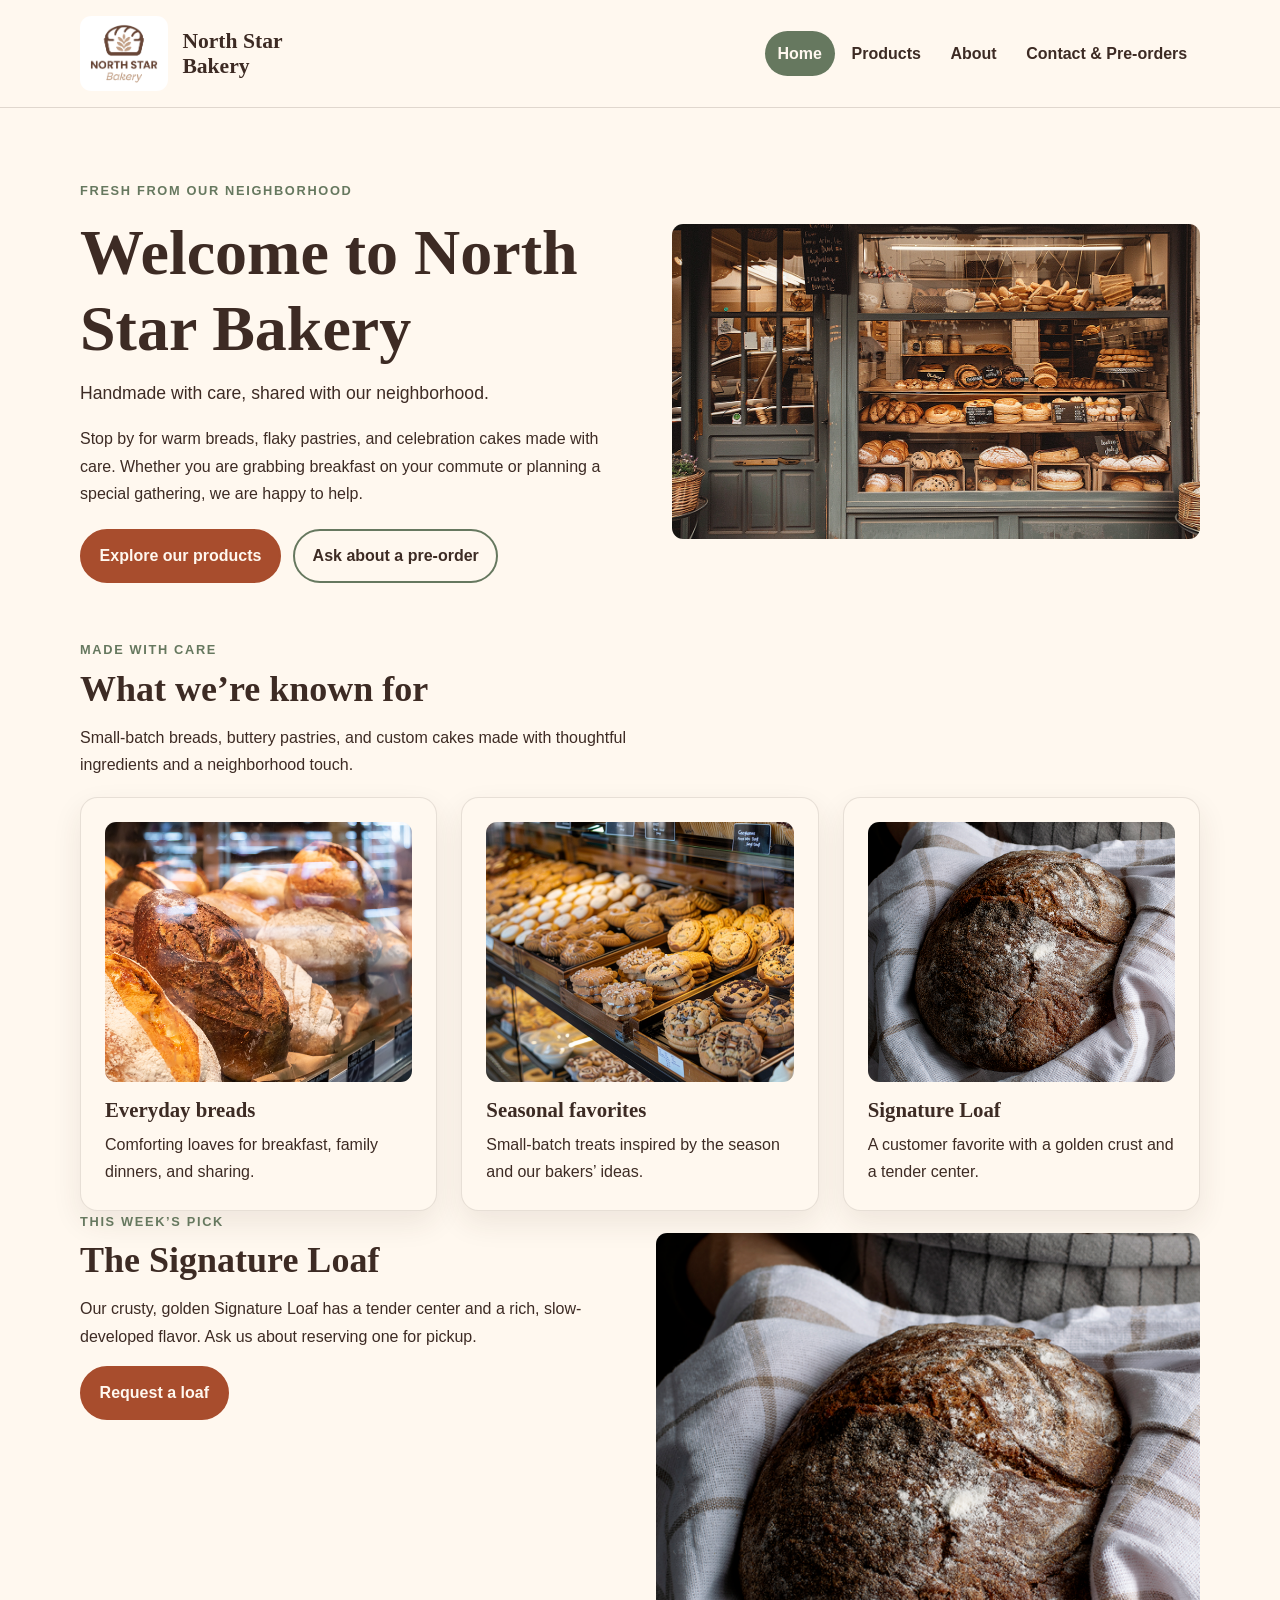
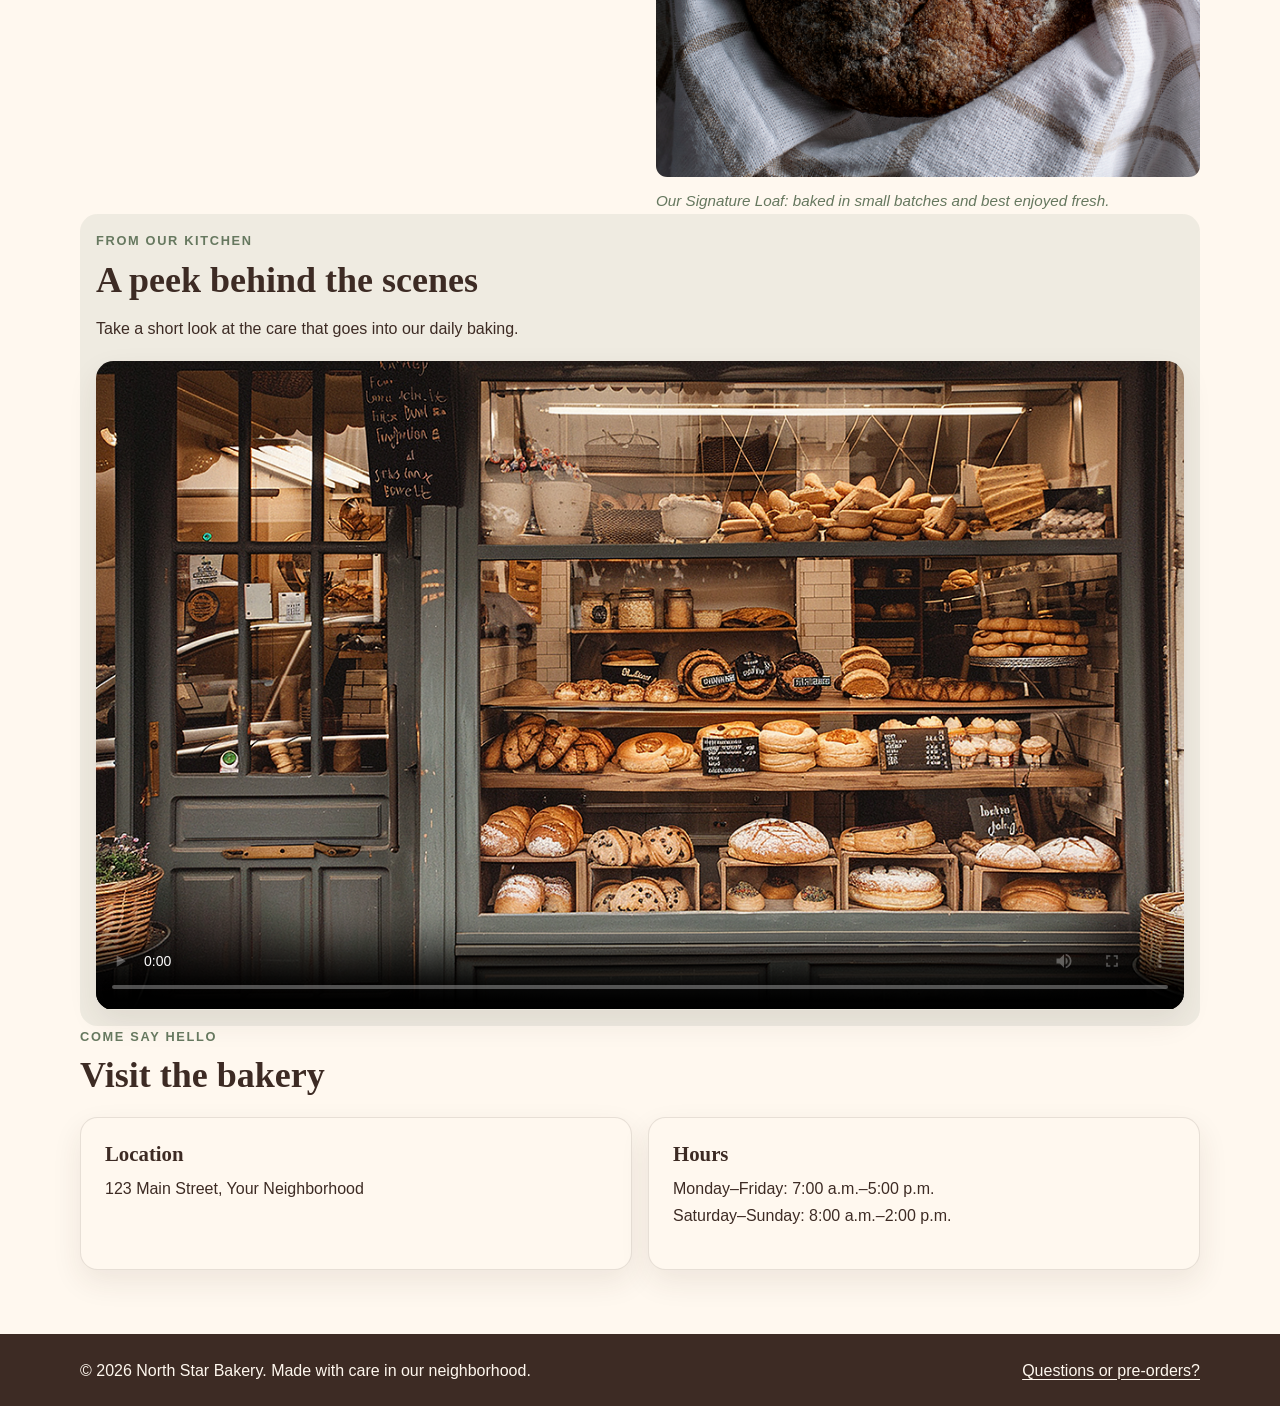
<file: index.html>
<!DOCTYPE html>
<html lang="en">
<head>
  <meta charset="UTF-8">
  <meta name="viewport" content="width=device-width, initial-scale=1.0">
  <meta name="description" content="Discover small-batch breads, pastries, and celebration cakes at North Star Bakery.">
  <title>North Star Bakery | Fresh From Our Neighborhood</title>
  <link rel="stylesheet" href="style.css">
</head>
<body>
  <a class="skip-link" href="#main-content">Skip to main content</a>
  <header class="site-header">
    <div class="container site-header-inner">
      <a class="brand" href="index.html" aria-label="North Star Bakery home">
        <img src="bakery-logo_c.png" alt="North Star Bakery logo">
        <span>North Star<br>Bakery</span>
      </a>
      <nav class="site-nav" aria-label="Main navigation">
        <ul>
          <li><a href="index.html" aria-current="page">Home</a></li>
          <li><a href="products.html">Products</a></li>
          <li><a href="about.html">About</a></li>
          <li><a href="contact.html">Contact &amp; Pre-orders</a></li>
        </ul>
      </nav>
    </div>
  </header>
  <main id="main-content" class="container">
    <section class="hero" aria-labelledby="welcome-heading">
      <div class="hero-copy">
        <p class="eyebrow">Fresh from our neighborhood</p>
        <h1 id="welcome-heading">Welcome to North Star Bakery</h1>
        <p class="lead">Handmade with care, shared with our neighborhood.</p>
        <p>Stop by for warm breads, flaky pastries, and celebration cakes made with care. Whether you are grabbing breakfast on your commute or planning a special gathering, we are happy to help.</p>
        <div class="actions">
          <a class="button" href="products.html">Explore our products</a>
          <a class="button secondary" href="contact.html">Ask about a pre-order</a>
        </div>
      </div>
      <div class="hero-media">
        <img src="bakery-storefront_c.png" alt="Front entrance of North Star Bakery" fetchpriority="high">
      </div>
    </section>

    <section aria-labelledby="known-for-heading">
      <div class="section-heading">
        <p class="eyebrow">Made with care</p>
        <h2 id="known-for-heading">What we’re known for</h2>
        <p>Small-batch breads, buttery pastries, and custom cakes made with thoughtful ingredients and a neighborhood touch.</p>
      </div>
      <div class="card-grid">
        <article class="product-card">
          <img src="bakery-bread_c.png" alt="Freshly baked artisan bread loaves" loading="lazy">
          <h3>Everyday breads</h3>
          <p>Comforting loaves for breakfast, family dinners, and sharing.</p>
        </article>
        <article class="product-card">
          <img src="bakery-feature-small_c.png" alt="A seasonal bakery feature prepared for customers" loading="lazy">
          <h3>Seasonal favorites</h3>
          <p>Small-batch treats inspired by the season and our bakers’ ideas.</p>
        </article>
        <article class="product-card">
          <img src="bakery-signature-loaf_c.png" alt="Golden crust on the bakery’s Signature Loaf" loading="lazy">
          <h3>Signature Loaf</h3>
          <p>A customer favorite with a golden crust and a tender center.</p>
        </article>
      </div>
    </section>

    <section class="split" aria-labelledby="featured-heading">
      <div>
        <p class="eyebrow">This week’s pick</p>
        <h2 id="featured-heading">The Signature Loaf</h2>
        <p>Our crusty, golden Signature Loaf has a tender center and a rich, slow-developed flavor. Ask us about reserving one for pickup.</p>
        <a class="button" href="contact.html">Request a loaf</a>
      </div>
      <figure>
        <img src="bakery-signature-loaf_c.png" alt="Freshly baked Signature Loaf with a golden crust" loading="lazy">
        <figcaption>Our Signature Loaf: baked in small batches and best enjoyed fresh.</figcaption>
      </figure>
    </section>

    <section class="media-panel" aria-labelledby="behind-scenes-heading">
      <div class="section-heading">
        <p class="eyebrow">From our kitchen</p>
        <h2 id="behind-scenes-heading">A peek behind the scenes</h2>
        <p>Take a short look at the care that goes into our daily baking.</p>
      </div>
      <video controls preload="metadata" width="960" poster="bakery-storefront_c.png">
        <source src="bakery-behind-scenes_c.mp4" type="video/mp4">
        Your browser does not support HTML video. Please visit us in person to learn more about our baking process.
      </video>
    </section>

    <section aria-labelledby="visit-heading">
      <div class="section-heading">
        <p class="eyebrow">Come say hello</p>
        <h2 id="visit-heading">Visit the bakery</h2>
      </div>
      <div class="location-details">
        <div class="info-card">
          <h3>Location</h3>
          <p>123 Main Street, Your Neighborhood</p>
        </div>
        <div class="info-card">
          <h3>Hours</h3>
          <p>Monday–Friday: 7:00 a.m.–5:00 p.m.<br>Saturday–Sunday: 8:00 a.m.–2:00 p.m.</p>
        </div>
      </div>
    </section>
  </main>
  <footer class="site-footer">
    <div class="container">
      <p>&copy; 2026 North Star Bakery. Made with care in our neighborhood.</p>
      <p><a href="contact.html">Questions or pre-orders?</a></p>
    </div>
  </footer>
</body>
</html>
</file>
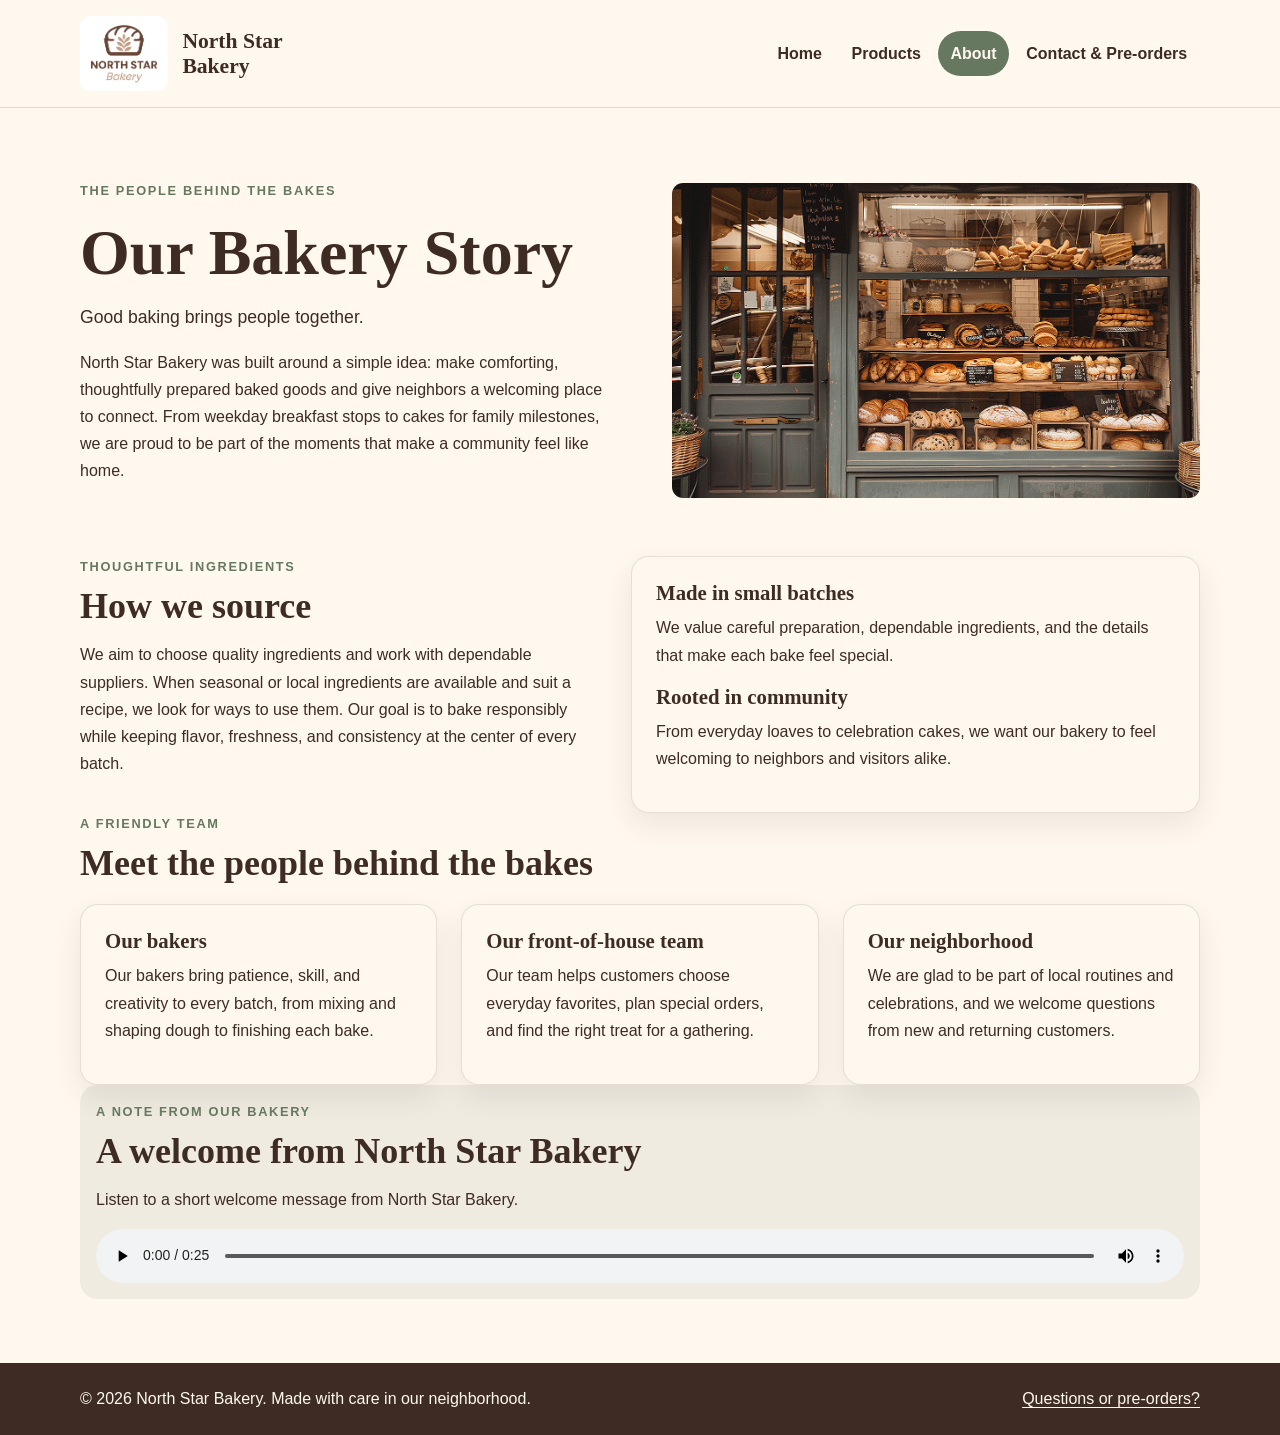
<file: about.html>
<!DOCTYPE html>
<html lang="en">
<head>
  <meta charset="UTF-8">
  <meta name="viewport" content="width=device-width, initial-scale=1.0">
  <meta name="description" content="Learn about the story, sourcing philosophy, and team behind North Star Bakery.">
  <title>About Us | North Star Bakery</title>
  <link rel="stylesheet" href="style.css">
</head>
<body>
  <a class="skip-link" href="#main-content">Skip to main content</a>
  <header class="site-header">
    <div class="container site-header-inner">
      <a class="brand" href="index.html" aria-label="North Star Bakery home">
        <img src="bakery-logo_c.png" alt="North Star Bakery logo">
        <span>North Star<br>Bakery</span>
      </a>
      <nav class="site-nav" aria-label="Main navigation">
        <ul>
          <li><a href="index.html">Home</a></li>
          <li><a href="products.html">Products</a></li>
          <li><a href="about.html" aria-current="page">About</a></li>
          <li><a href="contact.html">Contact &amp; Pre-orders</a></li>
        </ul>
      </nav>
    </div>
  </header>
  <main id="main-content" class="container">
    <section class="hero" aria-labelledby="story-heading">
      <div class="hero-copy">
        <p class="eyebrow">The people behind the bakes</p>
        <h1 id="story-heading">Our Bakery Story</h1>
        <p class="lead">Good baking brings people together.</p>
        <p>North Star Bakery was built around a simple idea: make comforting, thoughtfully prepared baked goods and give neighbors a welcoming place to connect. From weekday breakfast stops to cakes for family milestones, we are proud to be part of the moments that make a community feel like home.</p>
      </div>
      <div class="hero-media"><img src="bakery-storefront_c.png" alt="North Star Bakery storefront welcoming customers" fetchpriority="high"></div>
    </section>

    <section class="split" aria-labelledby="sourcing-heading">
      <div>
        <p class="eyebrow">Thoughtful ingredients</p>
        <h2 id="sourcing-heading">How we source</h2>
        <p>We aim to choose quality ingredients and work with dependable suppliers. When seasonal or local ingredients are available and suit a recipe, we look for ways to use them. Our goal is to bake responsibly while keeping flavor, freshness, and consistency at the center of every batch.</p>
      </div>
      <div class="panel">
        <h3>Made in small batches</h3>
        <p>We value careful preparation, dependable ingredients, and the details that make each bake feel special.</p>
        <h3>Rooted in community</h3>
        <p>From everyday loaves to celebration cakes, we want our bakery to feel welcoming to neighbors and visitors alike.</p>
      </div>
    </section>

    <section aria-labelledby="team-heading">
      <div class="section-heading">
        <p class="eyebrow">A friendly team</p>
        <h2 id="team-heading">Meet the people behind the bakes</h2>
      </div>
      <div class="card-grid">
        <article class="info-card"><h3>Our bakers</h3><p>Our bakers bring patience, skill, and creativity to every batch, from mixing and shaping dough to finishing each bake.</p></article>
        <article class="info-card"><h3>Our front-of-house team</h3><p>Our team helps customers choose everyday favorites, plan special orders, and find the right treat for a gathering.</p></article>
        <article class="info-card"><h3>Our neighborhood</h3><p>We are glad to be part of local routines and celebrations, and we welcome questions from new and returning customers.</p></article>
      </div>
    </section>

    <section class="media-panel" aria-labelledby="welcome-audio-heading">
      <p class="eyebrow">A note from our bakery</p>
      <h2 id="welcome-audio-heading">A welcome from North Star Bakery</h2>
      <p>Listen to a short welcome message from North Star Bakery.</p>
      <audio controls preload="metadata">
        <source src="bakery-welcome_c.mp3" type="audio/mpeg">
        Your browser does not support HTML audio. Please stop by the bakery or use the Contact page to get in touch.
      </audio>
    </section>
  </main>
  <footer class="site-footer">
    <div class="container">
      <p>&copy; 2026 North Star Bakery. Made with care in our neighborhood.</p>
      <p><a href="contact.html">Questions or pre-orders?</a></p>
    </div>
  </footer>
</body>
</html>
</file>
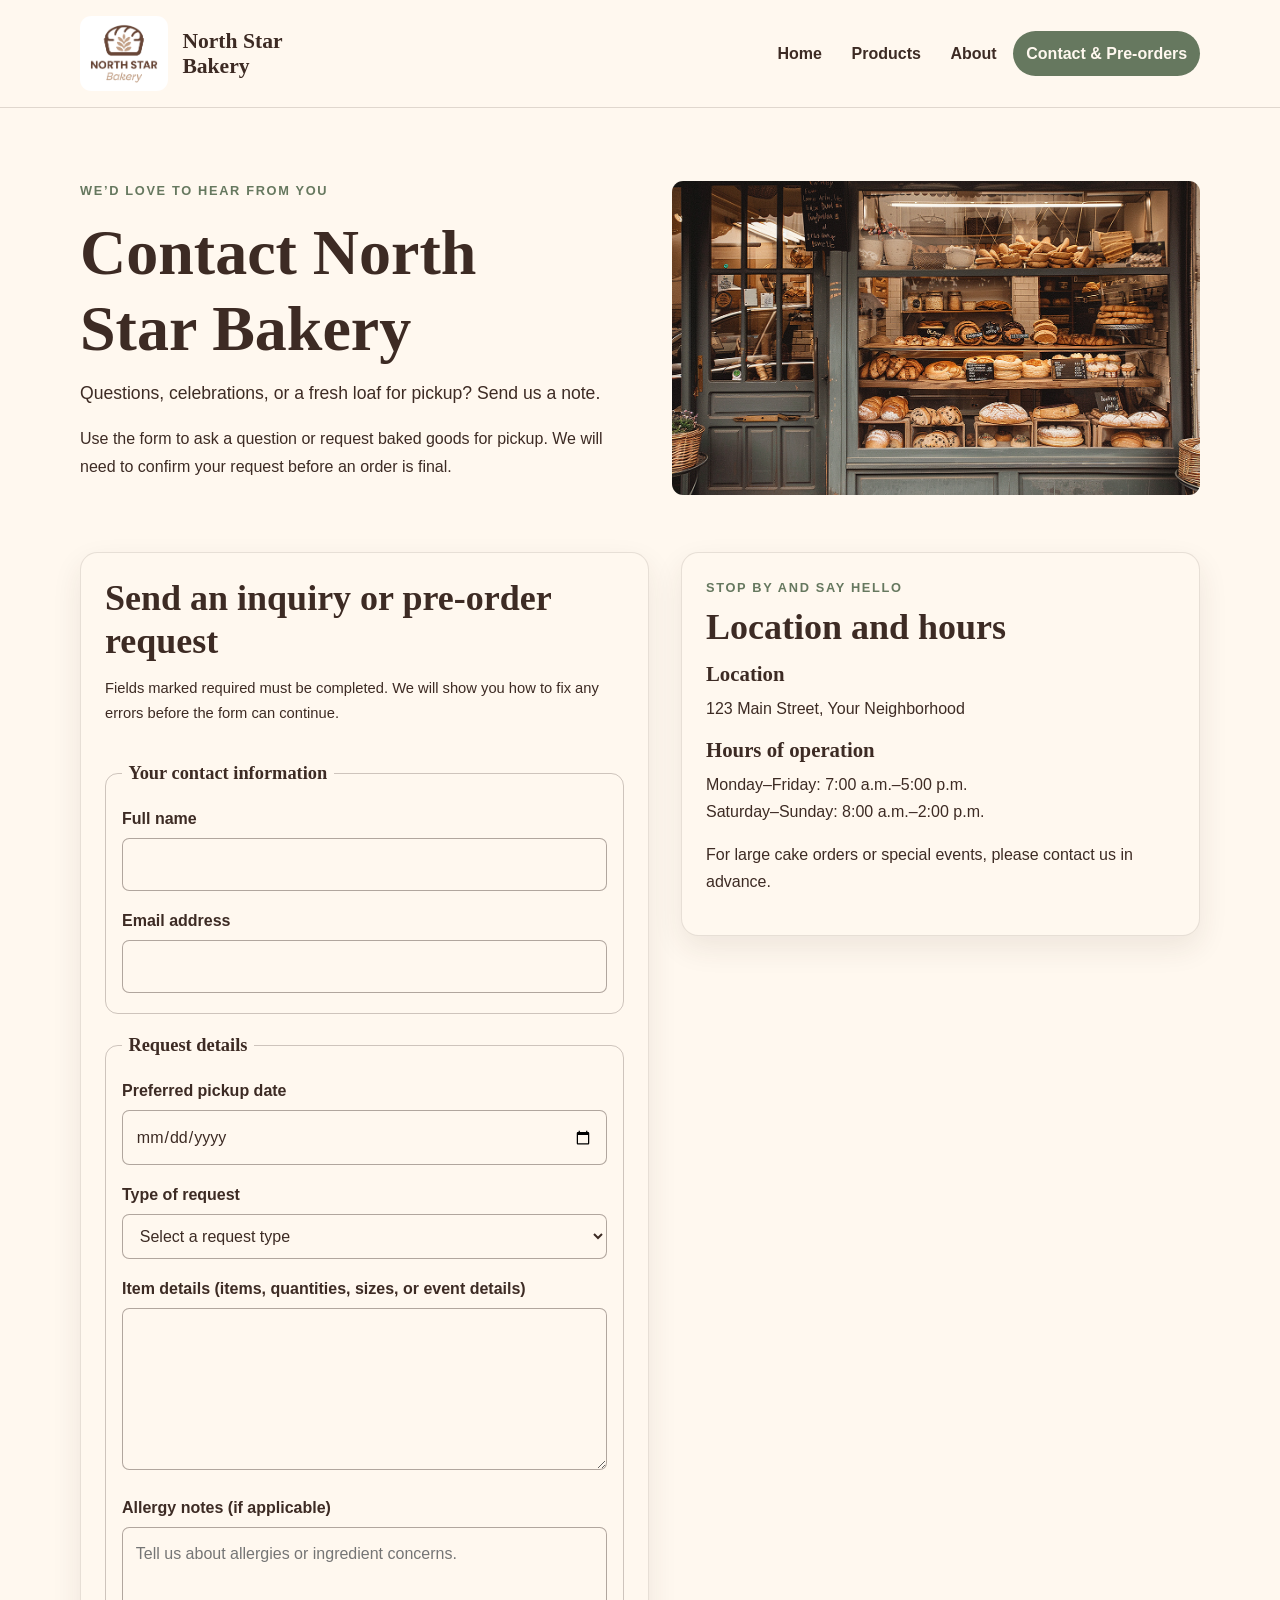
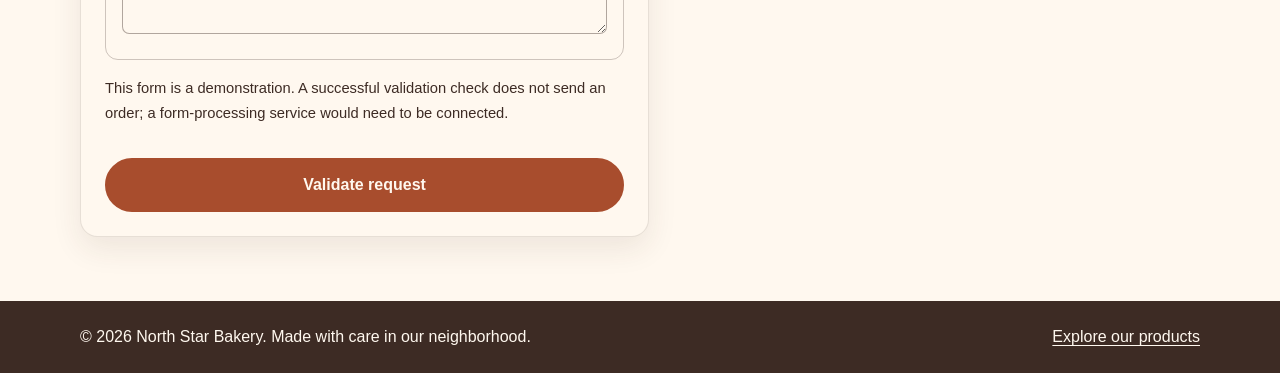
<file: contact.html>
<!DOCTYPE html>
<html lang="en">
<head>
  <meta charset="UTF-8">
  <meta name="viewport" content="width=device-width, initial-scale=1.0">
  <meta name="description" content="Contact North Star Bakery with questions or pre-order requests.">
  <title>Contact &amp; Pre-orders | North Star Bakery</title>
  <link rel="stylesheet" href="style.css">
  <script src="script.js" defer></script>
</head>
<body>
  <a class="skip-link" href="#main-content">Skip to main content</a>
  <header class="site-header">
    <div class="container site-header-inner">
      <a class="brand" href="index.html" aria-label="North Star Bakery home">
        <img src="bakery-logo_c.png" alt="North Star Bakery logo">
        <span>North Star<br>Bakery</span>
      </a>
      <nav class="site-nav" aria-label="Main navigation">
        <ul>
          <li><a href="index.html">Home</a></li>
          <li><a href="products.html">Products</a></li>
          <li><a href="about.html">About</a></li>
          <li><a href="contact.html" aria-current="page">Contact &amp; Pre-orders</a></li>
        </ul>
      </nav>
    </div>
  </header>
  <main id="main-content" class="container">
    <section class="hero" aria-labelledby="contact-heading">
      <div class="hero-copy">
        <p class="eyebrow">We’d love to hear from you</p>
        <h1 id="contact-heading">Contact North Star Bakery</h1>
        <p class="lead">Questions, celebrations, or a fresh loaf for pickup? Send us a note.</p>
        <p>Use the form to ask a question or request baked goods for pickup. We will need to confirm your request before an order is final.</p>
      </div>
      <div class="hero-media"><img src="bakery-storefront_c.png" alt="Front entrance of North Star Bakery" fetchpriority="high"></div>
    </section>

    <section class="split" aria-labelledby="request-heading">
      <div class="form-panel">
        <h2 id="request-heading">Send an inquiry or pre-order request</h2>
        <form id="preorder-form" action="#" method="post" novalidate>
          <p class="help-text">Fields marked required must be completed. We will show you how to fix any errors before the form can continue.</p>
          <fieldset>
            <legend>Your contact information</legend>
            <div class="form-field">
              <label for="name">Full name</label>
              <input type="text" id="name" name="name" autocomplete="name" required minlength="2" aria-describedby="name-error">
              <span class="field-error" id="name-error" aria-live="polite"></span>
            </div>
            <div class="form-field">
              <label for="email">Email address</label>
              <input type="email" id="email" name="email" autocomplete="email" required aria-describedby="email-error">
              <span class="field-error" id="email-error" aria-live="polite"></span>
            </div>
          </fieldset>
          <fieldset>
            <legend>Request details</legend>
            <div class="form-field">
              <label for="pickup-date">Preferred pickup date</label>
              <input type="date" id="pickup-date" name="pickup-date" required aria-describedby="pickup-date-error">
              <span class="field-error" id="pickup-date-error" aria-live="polite"></span>
            </div>
            <div class="form-field">
              <label for="request-type">Type of request</label>
              <select id="request-type" name="request-type" required aria-describedby="request-type-error">
                <option value="">Select a request type</option>
                <option value="pre-order">Pre-order request</option>
                <option value="general-question">General question</option>
              </select>
              <span class="field-error" id="request-type-error" aria-live="polite"></span>
            </div>
            <div class="form-field">
              <label for="item-details">Item details (items, quantities, sizes, or event details)</label>
              <textarea id="item-details" name="item-details" rows="5" required minlength="10" aria-describedby="item-details-error"></textarea>
              <span class="field-error" id="item-details-error" aria-live="polite"></span>
            </div>
            <div class="form-field">
              <label for="allergy-notes">Allergy notes (if applicable)</label>
              <textarea id="allergy-notes" name="allergy-notes" rows="3" placeholder="Tell us about allergies or ingredient concerns."></textarea>
            </div>
          </fieldset>
          <p class="help-text">This form is a demonstration. A successful validation check does not send an order; a form-processing service would need to be connected.</p>
          <p id="form-status" class="form-status" role="status" aria-live="polite" hidden></p>
          <button type="submit">Validate request</button>
        </form>
      </div>

      <aside aria-labelledby="visit-details-heading">
        <div class="info-card">
          <p class="eyebrow">Stop by and say hello</p>
          <h2 id="visit-details-heading">Location and hours</h2>
          <h3>Location</h3>
          <p>123 Main Street, Your Neighborhood</p>
          <h3>Hours of operation</h3>
          <p>Monday–Friday: 7:00 a.m.–5:00 p.m.<br>Saturday–Sunday: 8:00 a.m.–2:00 p.m.</p>
          <p>For large cake orders or special events, please contact us in advance.</p>
        </div>
      </aside>
    </section>
  </main>
  <footer class="site-footer">
    <div class="container">
      <p>&copy; 2026 North Star Bakery. Made with care in our neighborhood.</p>
      <p><a href="products.html">Explore our products</a></p>
    </div>
  </footer>
</body>
</html>
</file>
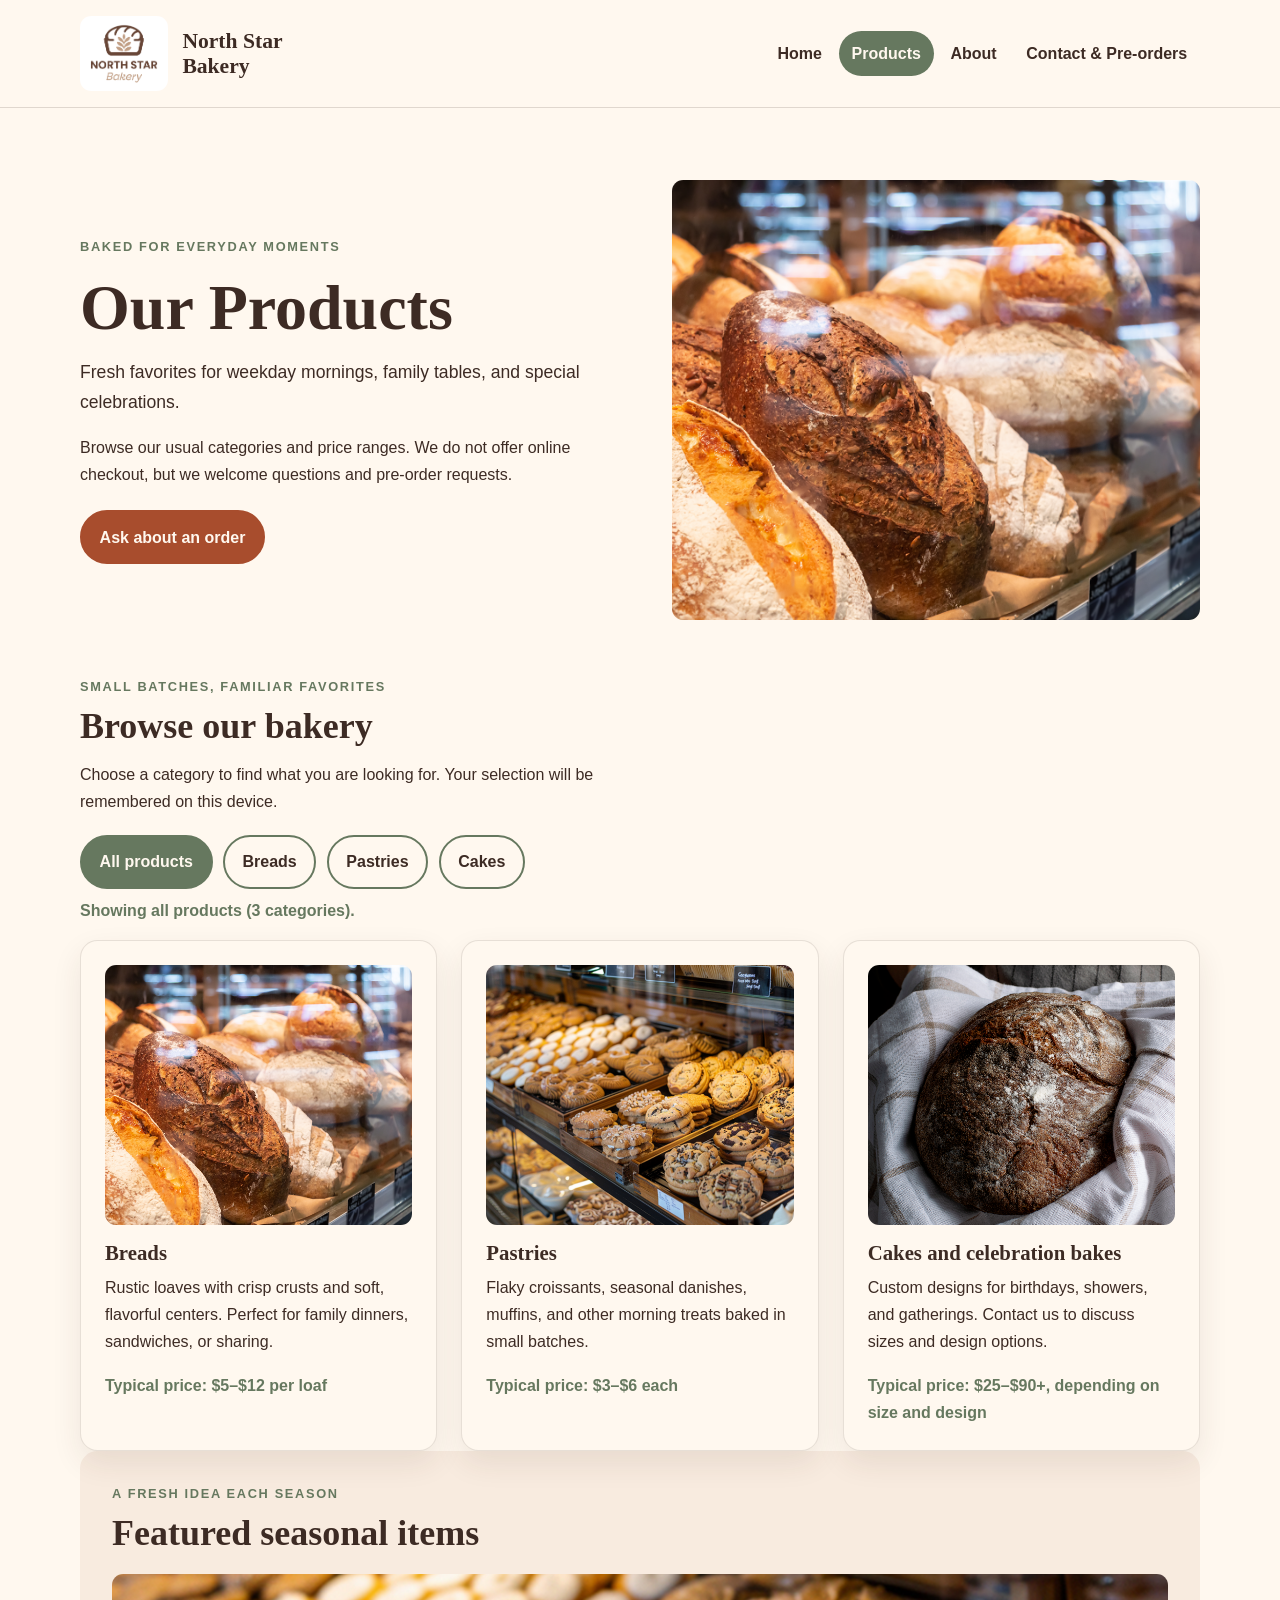
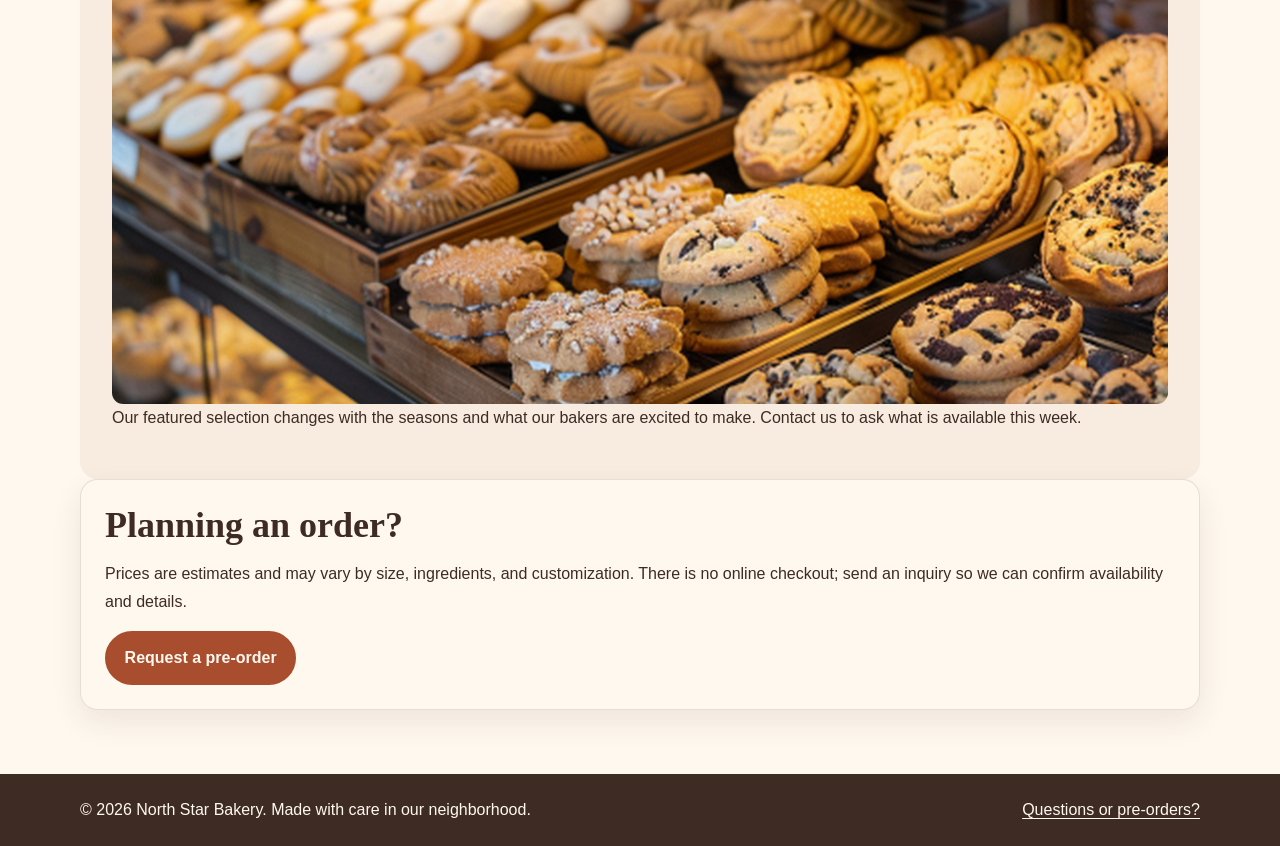
<file: products.html>
<!DOCTYPE html>
<html lang="en">
<head>
  <meta charset="UTF-8">
  <meta name="viewport" content="width=device-width, initial-scale=1.0">
  <meta name="description" content="Explore breads, pastries, and celebration cakes from North Star Bakery.">
  <title>Products | North Star Bakery</title>
  <link rel="stylesheet" href="style.css">
  <script src="script.js" defer></script>
</head>
<body>
  <a class="skip-link" href="#main-content">Skip to main content</a>
  <header class="site-header">
    <div class="container site-header-inner">
      <a class="brand" href="index.html" aria-label="North Star Bakery home">
        <img src="bakery-logo_c.png" alt="North Star Bakery logo">
        <span>North Star<br>Bakery</span>
      </a>
      <nav class="site-nav" aria-label="Main navigation">
        <ul>
          <li><a href="index.html">Home</a></li>
          <li><a href="products.html" aria-current="page">Products</a></li>
          <li><a href="about.html">About</a></li>
          <li><a href="contact.html">Contact &amp; Pre-orders</a></li>
        </ul>
      </nav>
    </div>
  </header>
  <main id="main-content" class="container">
    <section class="hero" aria-labelledby="products-heading">
      <div class="hero-copy">
        <p class="eyebrow">Baked for everyday moments</p>
        <h1 id="products-heading">Our Products</h1>
        <p class="lead">Fresh favorites for weekday mornings, family tables, and special celebrations.</p>
        <p>Browse our usual categories and price ranges. We do not offer online checkout, but we welcome questions and pre-order requests.</p>
        <div class="actions"><a class="button" href="contact.html">Ask about an order</a></div>
      </div>
      <div class="hero-media"><img src="bakery-bread_c.png" alt="Freshly baked artisan bread loaves" fetchpriority="high"></div>
    </section>

    <section aria-labelledby="categories-heading" id="product-browser">
      <div class="section-heading">
        <p class="eyebrow">Small batches, familiar favorites</p>
        <h2 id="categories-heading">Browse our bakery</h2>
        <p>Choose a category to find what you are looking for. Your selection will be remembered on this device.</p>
      </div>
      <div class="category-filter" role="group" aria-label="Filter products by category">
        <button type="button" class="filter-button" data-filter="all" aria-pressed="true">All products</button>
        <button type="button" class="filter-button" data-filter="breads" aria-pressed="false">Breads</button>
        <button type="button" class="filter-button" data-filter="pastries" aria-pressed="false">Pastries</button>
        <button type="button" class="filter-button" data-filter="cakes" aria-pressed="false">Cakes</button>
      </div>
      <p id="filter-status" class="filter-status" aria-live="polite">Showing all products.</p>
      <div class="card-grid" id="product-grid">
        <article class="product-card" data-category="breads">
          <img src="bakery-bread_c.png" alt="Rustic artisan bread loaves with crisp crusts" loading="lazy">
          <h3>Breads</h3>
          <p>Rustic loaves with crisp crusts and soft, flavorful centers. Perfect for family dinners, sandwiches, or sharing.</p>
          <p class="price">Typical price: $5–$12 per loaf</p>
        </article>
        <article class="product-card" data-category="pastries">
          <img src="bakery-feature-small_c.png" alt="Seasonal pastry selection from North Star Bakery" loading="lazy">
          <h3>Pastries</h3>
          <p>Flaky croissants, seasonal danishes, muffins, and other morning treats baked in small batches.</p>
          <p class="price">Typical price: $3–$6 each</p>
        </article>
        <article class="product-card" data-category="cakes">
          <img src="bakery-signature-loaf_c.png" alt="Fresh Signature Loaf from the bakery" loading="lazy">
          <h3>Cakes and celebration bakes</h3>
          <p>Custom designs for birthdays, showers, and gatherings. Contact us to discuss sizes and design options.</p>
          <p class="price">Typical price: $25–$90+, depending on size and design</p>
        </article>
      </div>
    </section>

    <section class="featured-section" aria-labelledby="seasonal-heading">
      <div class="section-heading">
        <p class="eyebrow">A fresh idea each season</p>
        <h2 id="seasonal-heading">Featured seasonal items</h2>
      </div>
      <picture>
        <source media="(max-width: 600px)" srcset="bakery-feature-small_c.png">
        <source media="(min-width: 601px)" srcset="bakery-feature-large_c.png">
        <img src="bakery-feature-large_c.png" alt="Seasonal featured bakery item arranged for display" loading="lazy">
      </picture>
      <p>Our featured selection changes with the seasons and what our bakers are excited to make. Contact us to ask what is available this week.</p>
    </section>
    <section class="panel" aria-labelledby="order-info-heading">
      <h2 id="order-info-heading">Planning an order?</h2>
      <p>Prices are estimates and may vary by size, ingredients, and customization. There is no online checkout; send an inquiry so we can confirm availability and details.</p>
      <a class="button" href="contact.html">Request a pre-order</a>
    </section>
  </main>
  <footer class="site-footer">
    <div class="container">
      <p>&copy; 2026 North Star Bakery. Made with care in our neighborhood.</p>
      <p><a href="contact.html">Questions or pre-orders?</a></p>
    </div>
  </footer>
</body>
</html>
</file>
<file: style.css>
/* North Star Bakery: shared visual design system */
:root {
  --cream: #fff8ef;
  --cocoa: #3d2b24;
  --terracotta: #a84d2d;
  --sage: #66785f;
  --content-width: 1120px;
  --radius: 1.1rem;
  --shadow: 0 12px 30px rgba(61, 43, 36, 0.09);
}

* { box-sizing: border-box; }

html { scroll-behavior: smooth; }

body {
  margin: 0;
  background: var(--cream);
  color: var(--cocoa);
  font-family: Arial, Helvetica, sans-serif;
  font-size: 1rem;
  line-height: 1.7;
}

img, video, audio { max-width: 100%; }
img { display: block; height: auto; border-radius: 0.7rem; }
video, audio { display: block; width: 100%; }
video { border-radius: var(--radius); box-shadow: var(--shadow); }

a { color: var(--terracotta); text-underline-offset: 0.2em; }
a:hover, a:focus-visible { color: var(--sage); }
a:focus-visible, button:focus-visible, input:focus-visible,
select:focus-visible, textarea:focus-visible {
  outline: 3px solid var(--sage);
  outline-offset: 3px;
}

h1, h2, h3 {
  font-family: Georgia, "Times New Roman", serif;
  line-height: 1.2;
  color: var(--cocoa);
}
h1 { margin: 0.8rem 0 0.7rem; font-size: 2.6rem; font-size: clamp(2.2rem, 7vw, 4rem); }
h2 { margin: 0 0 0.8rem; font-size: 1.8rem; font-size: clamp(1.55rem, 3vw, 2.25rem); }
h3 { margin: 0 0 0.5rem; font-size: 1.3rem; }
p { margin: 0 0 1rem; }
figure { margin: 1.4rem 0 0; }
figcaption { margin-top: 0.7rem; color: var(--sage); font-size: 0.95rem; font-style: italic; }

.container { width: min(100% - 2rem, var(--content-width)); margin-inline: auto; }
.skip-link {
  position: absolute; left: 1rem; top: -5rem; z-index: 10;
  padding: 0.7rem 1rem; background: var(--cocoa); color: var(--cream);
  border-radius: 0.4rem;
}
.skip-link:focus { top: 1rem; }

.site-header {
  background: var(--cream);
  border-bottom: 1px solid rgba(61, 43, 36, 0.16);
}
.site-header-inner { display: flex; flex-direction: column; gap: 0.8rem; padding-block: 1rem; }
.brand { display: flex; align-items: center; gap: 0.9rem; text-decoration: none; color: var(--cocoa); }
.brand img { width: 76px; flex: 0 0 76px; }
.brand span { font-family: Georgia, "Times New Roman", serif; font-size: 1.35rem; font-weight: bold; line-height: 1.15; white-space: nowrap; }
.site-nav ul { display: flex; flex-wrap: wrap; gap: 0.35rem; list-style: none; margin: 0; padding: 0; }
.site-nav a {
  display: block; border-radius: 999px; padding: 0.55rem 0.8rem;
  color: var(--cocoa); text-decoration: none; font-weight: 700; white-space: nowrap;
}
.site-nav a:hover, .site-nav a:focus-visible, .site-nav a[aria-current="page"] {
  background: var(--sage); color: var(--cream);
}

main { padding-block: 1.5rem 3rem; }
main > .container > section, main > .container > article { margin-block: 1.5rem; }
.eyebrow { margin-bottom: 0.45rem; color: var(--sage); font-size: 0.8rem; font-weight: 800; letter-spacing: 0.13em; text-transform: uppercase; }
.lead { max-width: 62ch; font-size: 1.1rem; }
.hero { display: flex; flex-direction: column; gap: 1.5rem; align-items: stretch; padding-block: 1rem 2rem; }
.hero-copy, .hero-media { width: 100%; min-width: 0; }
.hero-copy { max-width: 42rem; }
.hero-media img { width: 100%; max-height: 440px; object-fit: cover; }
.actions { display: flex; flex-wrap: wrap; gap: 0.75rem; margin-top: 1.35rem; }
.button, button {
  display: inline-block; border: 2px solid var(--terracotta); border-radius: 999px;
  padding: 0.72rem 1.1rem; background: var(--terracotta); color: #fff8ef;
  text-decoration: none; font: inherit; font-weight: 700; cursor: pointer;
}
.button:hover, button:hover { background: var(--cocoa); border-color: var(--cocoa); color: var(--cream); }
.button.secondary { background: transparent; color: var(--cocoa); border-color: var(--sage); }
.button.secondary:hover { background: var(--sage); color: var(--cream); }

.section-heading { margin-bottom: 1.2rem; }
.section-heading p { max-width: 65ch; }
.panel, .product-card, .info-card, .form-panel {
  padding: 1.1rem; background: var(--cream); border: 1px solid rgba(61, 43, 36, 0.12);
  border-radius: var(--radius); box-shadow: var(--shadow);
}
.card-grid { display: flex; flex-direction: column; gap: 1rem; }
.card-grid > * { min-width: 0; flex: 1 1 0; }
.product-card img { width: 100%; max-height: 260px; object-fit: cover; margin-bottom: 1rem; }
.product-card p:last-child { margin-bottom: 0; }
.price { color: var(--sage); font-weight: 800; }
.featured-section { background: rgba(168, 77, 45, 0.08); border-radius: var(--radius); padding: 1.25rem; }
.featured-section picture, .featured-section picture img { display: block; width: 100%; }
.featured-section picture img { max-height: 430px; object-fit: cover; }
.split { display: flex; flex-direction: column; gap: 1.3rem; align-items: stretch; }
.split > * { min-width: 0; flex: 1 1 0; }
.split img { width: 100%; }
.media-panel { padding: 1rem; background: rgba(102, 120, 95, 0.1); border-radius: var(--radius); }

form { display: grid; gap: 1rem; }
fieldset { min-width: 0; margin: 0; padding: 1rem; border: 1px solid rgba(61, 43, 36, 0.25); border-radius: 0.8rem; }
legend { padding-inline: 0.4rem; font-family: Georgia, "Times New Roman", serif; font-size: 1.15rem; font-weight: bold; }
.form-field { margin-bottom: 1rem; }
.form-field:last-child { margin-bottom: 0; }
label { display: inline-block; margin-bottom: 0.35rem; font-weight: 700; }
input, select, textarea {
  width: 100%; max-width: 100%; padding: 0.75rem 0.8rem;
  border: 1px solid rgba(61, 43, 36, 0.4); border-radius: 0.45rem;
  background: var(--cream); color: var(--cocoa); font: inherit;
}
textarea { resize: vertical; }
input:focus, select:focus, textarea:focus { border-color: var(--sage); }
.help-text { font-size: 0.92rem; }
.location-details { display: flex; flex-direction: column; gap: 1rem; }
.location-details > * { min-width: 0; flex: 1 1 0; }

.site-footer { padding-block: 1.4rem; background: var(--cocoa); color: var(--cream); }
.site-footer .container { display: flex; flex-direction: column; gap: 0.4rem; }
.site-footer p { margin: 0; }
.site-footer a { color: var(--cream); }

@media (min-width: 720px) {
  .container { width: min(100% - 3rem, var(--content-width)); }
  .site-header-inner { flex-direction: row; justify-content: space-between; align-items: center; gap: 1.5rem; }
  .brand img { width: 88px; flex-basis: 88px; }
  .site-nav ul { justify-content: flex-end; gap: 0.25rem; }
  .hero { flex-direction: row; align-items: center; gap: 3rem; padding-block: 2.5rem 3.5rem; }
  .hero-copy, .hero-media { flex: 1 1 0; width: auto; }
  main { padding-block: 2rem 4rem; }
  .card-grid { flex-direction: row; align-items: stretch; gap: 1.25rem; }
  .split { flex-direction: row; gap: 2rem; align-items: start; }
  .split.reverse > :first-child { order: 2; }
  .split.reverse > :last-child { order: 1; }
  .featured-section { padding: 2rem; }
  .product-card, .panel, .info-card, .form-panel { padding: 1.5rem; }
  .location-details { flex-direction: row; }
  .site-footer .container { flex-direction: row; justify-content: space-between; align-items: center; }
}

@media (min-width: 920px) {
  .site-nav { flex: 0 0 auto; }
  .site-nav ul { flex-wrap: nowrap; }
}

@media (min-width: 1020px) {
  .hero { gap: 4rem; }
  .card-grid { gap: 1.5rem; }
}
/* Touchstone 4: interactive product filtering and accessible validation feedback */
.category-filter { display: flex; flex-wrap: wrap; gap: 0.65rem; margin: 1rem 0 0.5rem; }
.category-filter .filter-button { background: transparent; color: var(--cocoa); border-color: var(--sage); }
.category-filter .filter-button[aria-pressed="true"],
.category-filter .filter-button:hover { background: var(--sage); border-color: var(--sage); color: var(--cream); }
.filter-status { margin: 0.4rem 0 1rem; color: var(--sage); font-weight: 700; }
.product-card[hidden] { display: none !important; }
.field-error { display: block; margin-top: 0.25rem; color: #9b2c1f; font-size: 0.92rem; font-weight: 700; }
input[aria-invalid="true"], select[aria-invalid="true"], textarea[aria-invalid="true"] { border: 2px solid #9b2c1f; }
.form-status { padding: 0.8rem 1rem; border-radius: 0.6rem; border: 1px solid var(--sage); background: rgba(102, 120, 95, 0.12); }
.form-status[hidden] { display: none; }
</file>
